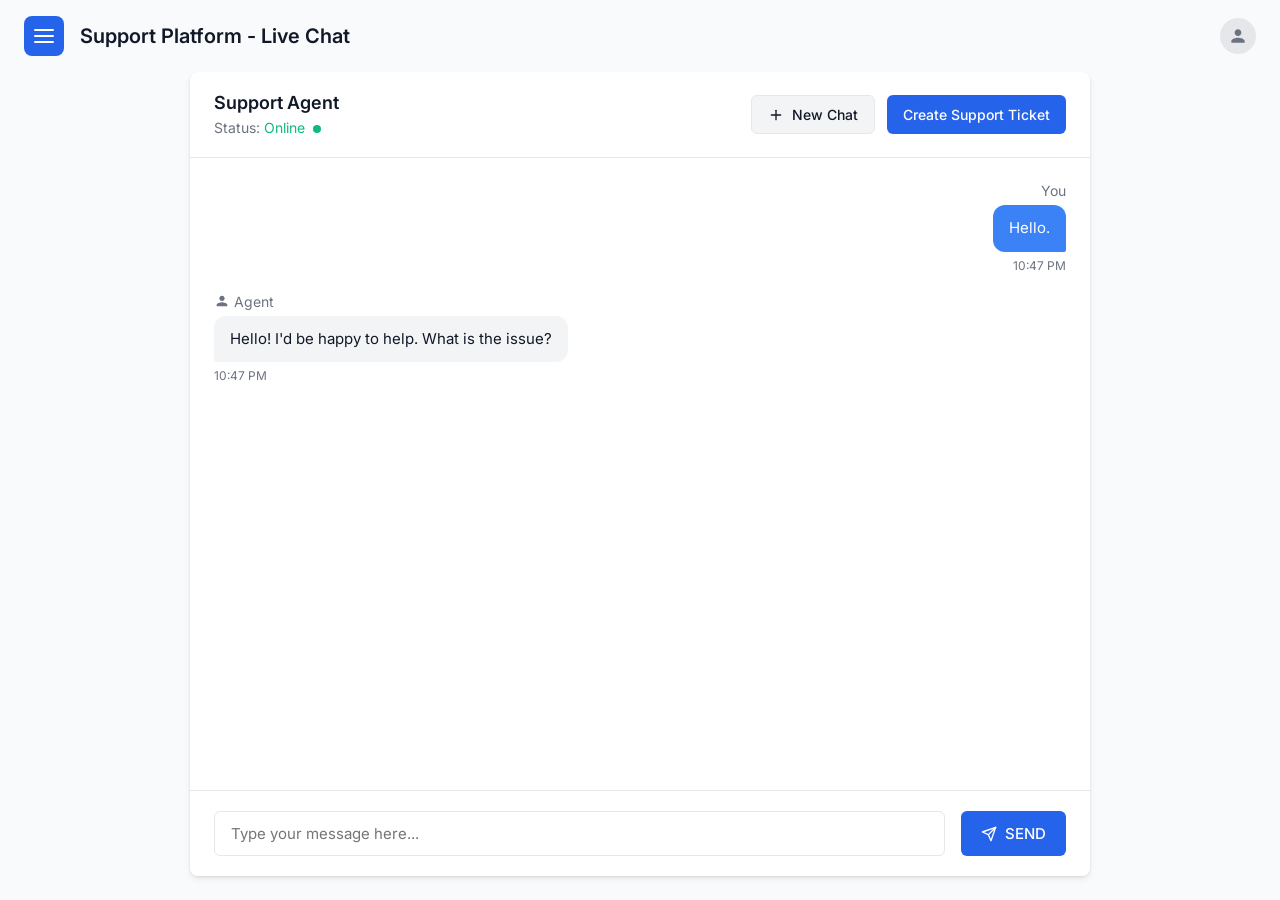
<file: customer-support-project/index.html>
<!DOCTYPE html>
<html lang="en">
<head>
    <meta charset="UTF-8">
    <meta name="viewport" content="width=device-width, initial-scale=1.0">
    <title>Support Platform - Live Chat</title>
    <link href="https://fonts.googleapis.com/css2?family=Inter:wght@400;500;600&display=swap" rel="stylesheet">
    <link rel="stylesheet" href="css/global.css">
    <link rel="stylesheet" href="css/chat.css">
    <link rel="shortcut icon" href="./assets/icons/logo (2).png" type="image/x-icon">
</head>
<!-- Ticket Creation Modal box -->
    <div class="modal-overlay" id="ticket-modal">
        <div class="modal-content">
            <div class="modal-header">
                <h2>Create Support Ticket</h2>
                <button class="close-btn" id="close-modal-btn"><svg width="20" height="20" viewBox="0 0 24 24" fill="none" stroke="currentColor" stroke-width="2"><line x1="18" y1="6" x2="6" y2="18"></line><line x1="6" y1="6" x2="18" y2="18"></line></svg></button>
            </div>
            <div id="ticket-success-msg" style="display:none; background:#10B981; color:white; padding:12px; border-radius:6px; margin-bottom:16px;"></div>
            <form id="ticket-form">
                <div class="form-group">
                    <label>Subject</label>
                    <input type="text" id="t-subject" placeholder="Brief summary of the issue">
                    <span class="error-msg">Please enter a subject.</span>
                </div>
                <div class="form-group">
                    <label>Category</label>
                    <select id="t-category">
                        <option value="">Select a category...</option>
                        <option value="Order Issue">Order Issue</option>
                        <option value="Payment">Payment</option>
                        <option value="Delivery">Delivery</option>
                        <option value="Refund">Refund</option>
                        <option value="Technical Support">Technical Support</option>
                    </select>
                    <span class="error-msg">Please select a category.</span>
                </div>
                <div class="form-group">
                    <label>Priority</label>
                    <select id="t-priority">
                        <option value="">Select priority...</option>
                        <option value="Low">Low</option>
                        <option value="Medium">Medium</option>
                        <option value="High">High</option>
                        <option value="Urgent">Urgent</option>
                    </select>
                    <span class="error-msg">Please select a priority.</span>
                </div>
                <div class="form-group">
                    <label>Description</label>
                    <textarea id="t-desc" rows="4" placeholder="Provide details here..."></textarea>
                    <span class="error-msg">Please complete all required fields.</span>
                </div>
                <button type="submit" class="btn-primary" style="width:100%; justify-content:center;">Submit Ticket</button>
            </form>
        </div>
    </div>
<body>
    <!-- Sidebar Overlay -->
    <div class="sidebar-overlay" id="sidebar-overlay"></div>

    <!-- Side Navigation Menu -->
    <aside class="sidebar" id="sidebar">
        <div class="sidebar-header">
            <h2>Support Platform</h2>
            <button class="close-btn" id="close-sidebar-btn" aria-label="Close Menu">
                <svg width="24" height="24" viewBox="0 0 24 24" fill="none" stroke="currentColor" stroke-width="2" stroke-linecap="round" stroke-linejoin="round"><line x1="18" y1="6" x2="6" y2="18"></line><line x1="6" y1="6" x2="18" y2="18"></line></svg>
            </button>
        </div>

        <nav class="sidebar-nav">
            <a href="index.html" class="nav-item active">
                <svg width="20" height="20" viewBox="0 0 24 24" fill="none" stroke="currentColor" stroke-width="2"><path d="M21 15a2 2 0 0 1-2 2H7l-4 4V5a2 2 0 0 1 2-2h14a2 2 0 0 1 2 2z"></path></svg>
                Live Chat
            </a>
            <a href="dashboard.html" class="nav-item">
                <svg width="20" height="20" viewBox="0 0 24 24" fill="none" stroke="currentColor" stroke-width="2"><rect x="3" y="3" width="7" height="7"></rect><rect x="14" y="3" width="7" height="7"></rect><rect x="14" y="14" width="7" height="7"></rect><rect x="3" y="14" width="7" height="7"></rect></svg>
                Dashboard
            </a>
            <a href="tickets.html" class="nav-item">
                <svg width="20" height="20" viewBox="0 0 24 24" fill="none" stroke="currentColor" stroke-width="2"><path d="M14.5 2H6a2 2 0 0 0-2 2v16a2 2 0 0 0 2 2h12a2 2 0 0 0 2-2V7.5L14.5 2z"></path><polyline points="14 2 14 8 20 8"></polyline></svg>
                My Tickets
            </a>
            <a href="history.html" class="nav-item">
                <svg width="20" height="20" viewBox="0 0 24 24" fill="none" stroke="currentColor" stroke-width="2"><path d="M12 8v4l3 3"></path><path d="M3.05 11a9 9 0 1 1 .5 4m-.5 5v-5h5"></path></svg>
                Conversation History
            </a>
            <a href="faq.html" class="nav-item">
                <svg width="20" height="20" viewBox="0 0 24 24" fill="none" stroke="currentColor" stroke-width="2"><circle cx="12" cy="12" r="10"></circle><path d="M9.09 9a3 3 0 0 1 5.83 1c0 2-3 3-3 3"></path><line x1="12" y1="17" x2="12.01" y2="17"></line></svg>
                FAQ
            </a>
            <a href="profile.html" class="nav-item">
                <svg width="20" height="20" viewBox="0 0 24 24" fill="none" stroke="currentColor" stroke-width="2"><path d="M20 21v-2a4 4 0 0 0-4-4H8a4 4 0 0 0-4 4v2"></path><circle cx="12" cy="7" r="4"></circle></svg>
                Profile
            </a>
        </nav>
        
        <div class="sidebar-footer">
            <span class="version-text">Version 1.0.1</span>
        </div>
    </aside>
    <!-- Top Global Navigation -->
    <header class="top-nav">
        <div class="nav-left">
            <button class="menu-btn" aria-label="Menu">
                <svg width="24" height="24" viewBox="0 0 24 24" fill="none" stroke="currentColor" stroke-width="2" stroke-linecap="round" stroke-linejoin="round"><line x1="3" y1="12" x2="21" y2="12"></line><line x1="3" y1="6" x2="21" y2="6"></line><line x1="3" y1="18" x2="21" y2="18"></line></svg>
            </button>
            <h1 class="page-title">Support Platform - Live Chat</h1>
        </div>
        <div class="nav-right" style="position: relative;">
            <button class="profile-btn" id="profile-toggle-btn" aria-label="Profile">
                <svg width="20" height="20" viewBox="0 0 24 24" fill="currentColor"><path d="M12 12c2.21 0 4-1.79 4-4s-1.79-4-4-4-4 1.79-4 4 1.79 4 4 4zm0 2c-2.67 0-8 1.34-8 4v2h16v-2c0-2.66-5.33-4-8-4z"/></svg>
            </button>
            
            <!-- Profile Dropdown -->
            <div class="profile-dropdown" id="profile-dropdown">
                <span class="info-label">Name:</span><h3 class="profile-name">Jane Doe</h3>
                
                <div class="profile-info-group">
                    <span class="info-label">Phone:</span>
                    <span class="info-value">+1 (555) 123-4567</span>
                </div>
                
                <div class="profile-info-group">
                    <span class="info-label">Email:</span>
                    <span class="info-value">jane.doe@example.com</span>
                </div>
                
                <div class="profile-info-group">
                    <span class="info-label">Customer ID:</span>
                    <span class="info-value mono-text">CUST-90210</span>
                </div>
                
                <a href="profile.html" class="btn-primary edit-profile-btn">
                    Edit Profile 
                    <svg width="16" height="16" viewBox="0 0 24 24" fill="none" stroke="currentColor" stroke-width="2" stroke-linecap="round" stroke-linejoin="round"><polyline points="9 18 15 12 9 6"></polyline></svg>
                </a>
            </div>
        </div>
    </header>

    <!-- Main Chat Interface -->
    <main class="chat-layout">
        <div class="chat-container">
            
            <!-- Chat Header -->
            <div class="chat-header">
                <div class="chat-status-info">
                    <h2>Support Agent</h2>
                    <span class="status-indicator">Status: <span class="online-text">Online</span> <span class="dot"></span></span>
                </div>
                <div class="header-actions" style="display: flex; gap: 12px;">
                    <button class="btn-secondary" id="new-chat-btn">
                        <svg width="16" height="16" viewBox="0 0 24 24" fill="none" stroke="currentColor" stroke-width="2" stroke-linecap="round" stroke-linejoin="round"><line x1="12" y1="5" x2="12" y2="19"></line><line x1="5" y1="12" x2="19" y2="12"></line></svg>
                        New Chat
                    </button>
                    <button class="btn-primary create-ticket-btn">Create Support Ticket</button>
                </div>
            </div>

            <!-- Scrollable Messages Area -->
            <div class="chat-messages" id="chat-messages">
                
                <!-- Customer Message -->
                <div class="message-group customer-group">
                    <span class="sender-name you">You</span>
                    <div class="message bubble customer">
                        Hello.
                    </div>
                    <span class="timestamp">10:41 AM</span>
                </div>

                <!-- Agent Message -->
                <div class="message-group agent-group">
                    <span class="sender-name">
                        <svg width="16" height="16" viewBox="0 0 24 24" fill="currentColor" style="margin-right: 4px;"><path d="M12 12c2.21 0 4-1.79 4-4s-1.79-4-4-4-4 1.79-4 4 1.79 4 4 4zm0 2c-2.67 0-8 1.34-8 4v2h16v-2c0-2.66-5.33-4-8-4z"/></svg>
                        Agent
                    </span>
                    <div class="message bubble agent">
                        Hello! I'd be happy to help. What is the issue?
                    </div>
                    <span class="timestamp">10:42 AM</span>
                </div>

                <!-- Customer Message -->
                <div class="message-group customer-group">
                    <span class="sender-name you">You</span>
                    <div class="message bubble customer">
                        I can't see the 'Cancel' button.
                    </div>
                    <span class="timestamp">10:43 AM</span>
                </div>

                <!-- Typing Indicator -->
                <div class="typing-indicator">
                    Support is typing... <span class="dots"></span>
                </div>
            </div>

            <!-- Fixed Input Area -->
            <div class="chat-input-area">
                <input type="text" id="chat-input" placeholder="Type your message here..." autocomplete="off">
                <button class="btn-primary send-btn" id="send-btn">
                    <svg width="16" height="16" viewBox="0 0 24 24" fill="none" stroke="currentColor" stroke-width="2" stroke-linecap="round" stroke-linejoin="round"><line x1="22" y1="2" x2="11" y2="13"></line><polygon points="22 2 15 22 11 13 2 9 22 2"></polygon></svg>
                    <span class="send-btn-text">SEND</span>
                </button>
            </div>

        </div>
    </main>
    <script src="js/store.js"></script>
    <script src="js/chat.js"></script>
</body>
</html>
</file>
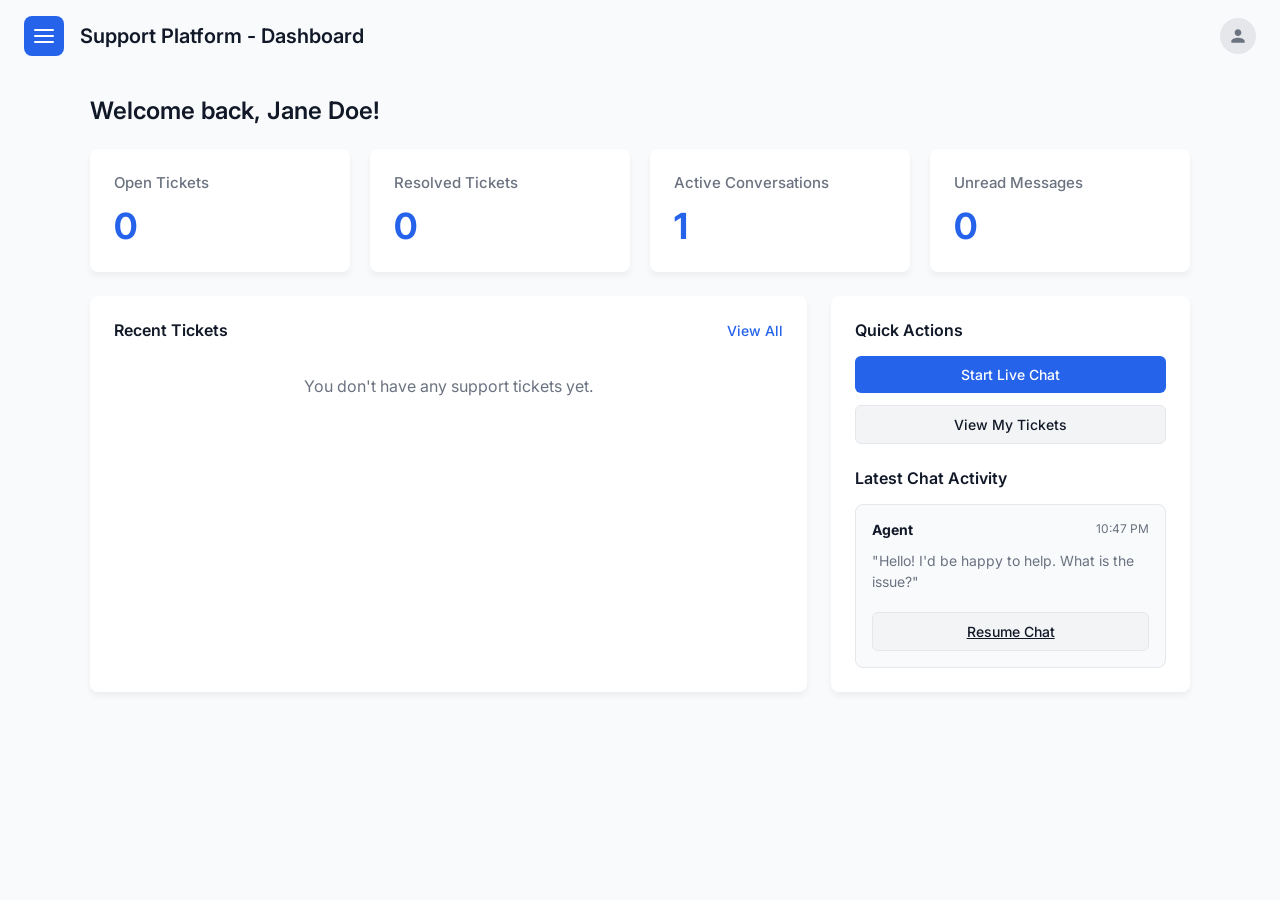
<file: customer-support-project/dashboard.html>
<!DOCTYPE html>
<html lang="en">
<head>
    <meta charset="UTF-8">
    <meta name="viewport" content="width=device-width, initial-scale=1.0">
    <title>Support Platform - Dashboard</title>
    <link href="https://fonts.googleapis.com/css2?family=Inter:wght@400;500;600&display=swap" rel="stylesheet">
    <link rel="stylesheet" href="css/global.css">
    <link rel="stylesheet" href="css/dashboard.css">
    <link rel="shortcut icon" href="./assets/icons/logo (2).png" type="image/x-icon">
</head>
<body>
    <!-- Sidebar Overlay -->
    <div class="sidebar-overlay" id="sidebar-overlay"></div>

    <!-- Side Navigation Menu -->
    <aside class="sidebar" id="sidebar">
        <div class="sidebar-header">
            <h2>Support Platform</h2>
            <button class="close-btn" id="close-sidebar-btn" aria-label="Close Menu">
                <svg width="24" height="24" viewBox="0 0 24 24" fill="none" stroke="currentColor" stroke-width="2" stroke-linecap="round" stroke-linejoin="round"><line x1="18" y1="6" x2="6" y2="18"></line><line x1="6" y1="6" x2="18" y2="18"></line></svg>
            </button>
        </div>

        <nav class="sidebar-nav">
            <a href="index.html" class="nav-item">
                <svg width="20" height="20" viewBox="0 0 24 24" fill="none" stroke="currentColor" stroke-width="2"><path d="M21 15a2 2 0 0 1-2 2H7l-4 4V5a2 2 0 0 1 2-2h14a2 2 0 0 1 2 2z"></path></svg>
                Live Chat
            </a>
            <a href="dashboard.html" class="nav-item active">
                <svg width="20" height="20" viewBox="0 0 24 24" fill="none" stroke="currentColor" stroke-width="2"><rect x="3" y="3" width="7" height="7"></rect><rect x="14" y="3" width="7" height="7"></rect><rect x="14" y="14" width="7" height="7"></rect><rect x="3" y="14" width="7" height="7"></rect></svg>
                Dashboard
            </a>
            <a href="tickets.html" class="nav-item">
                <svg width="20" height="20" viewBox="0 0 24 24" fill="none" stroke="currentColor" stroke-width="2"><path d="M14.5 2H6a2 2 0 0 0-2 2v16a2 2 0 0 0 2 2h12a2 2 0 0 0 2-2V7.5L14.5 2z"></path><polyline points="14 2 14 8 20 8"></polyline></svg>
                My Tickets
            </a>
            <a href="history.html" class="nav-item">
                <svg width="20" height="20" viewBox="0 0 24 24" fill="none" stroke="currentColor" stroke-width="2"><path d="M12 8v4l3 3"></path><path d="M3.05 11a9 9 0 1 1 .5 4m-.5 5v-5h5"></path></svg>
                Conversation History
            </a>
            <a href="faq.html" class="nav-item">
                <svg width="20" height="20" viewBox="0 0 24 24" fill="none" stroke="currentColor" stroke-width="2"><circle cx="12" cy="12" r="10"></circle><path d="M9.09 9a3 3 0 0 1 5.83 1c0 2-3 3-3 3"></path><line x1="12" y1="17" x2="12.01" y2="17"></line></svg>
                FAQ
            </a>
            <a href="profile.html" class="nav-item">
                <svg width="20" height="20" viewBox="0 0 24 24" fill="none" stroke="currentColor" stroke-width="2"><path d="M20 21v-2a4 4 0 0 0-4-4H8a4 4 0 0 0-4 4v2"></path><circle cx="12" cy="7" r="4"></circle></svg>
                Profile
            </a>
        </nav>

        <div class="sidebar-footer">
            <span class="version-text">Version 1.0.1</span>
        </div>
    </aside>

    <!-- Top Global Navigation -->
    <header class="top-nav">
        <div class="nav-left">
            <button class="menu-btn" aria-label="Menu">
                <svg width="24" height="24" viewBox="0 0 24 24" fill="none" stroke="currentColor" stroke-width="2" stroke-linecap="round" stroke-linejoin="round"><line x1="3" y1="12" x2="21" y2="12"></line><line x1="3" y1="6" x2="21" y2="6"></line><line x1="3" y1="18" x2="21" y2="18"></line></svg>
            </button>
            <h1 class="page-title">Support Platform - Dashboard</h1>
        </div>
        <div class="nav-right" style="position: relative;">
            <button class="profile-btn" id="profile-toggle-btn" aria-label="Profile">
                <svg width="20" height="20" viewBox="0 0 24 24" fill="currentColor"><path d="M12 12c2.21 0 4-1.79 4-4s-1.79-4-4-4-4 1.79-4 4 1.79 4 4 4zm0 2c-2.67 0-8 1.34-8 4v2h16v-2c0-2.66-5.33-4-8-4z"/></svg>
            </button>
            
            <!-- Profile Dropdown -->
            <div class="profile-dropdown" id="profile-dropdown">
                <span class="info-label">Name:</span><h3 class="profile-name"></h3>
                <div class="profile-info-group">
                    <span class="info-label">Phone:</span>
                    <span class="info-value"></span>
                </div>
                <div class="profile-info-group">
                    <span class="info-label">Email:</span>
                    <span class="info-value"></span>
                </div>
                <div class="profile-info-group">
                    <span class="info-label">Customer ID:</span>
                    <span class="info-value mono-text"></span>
                </div>
                <a href="profile.html" class="btn-primary edit-profile-btn">
                    Edit Profile 
                    <svg width="16" height="16" viewBox="0 0 24 24" fill="none" stroke="currentColor" stroke-width="2" stroke-linecap="round" stroke-linejoin="round"><polyline points="9 18 15 12 9 6"></polyline></svg>
                </a>
            </div>
        </div>
    </header>

    <main class="dashboard-layout">
        <div class="dashboard-container">
            <h2 class="welcome-text">Welcome back, <span id="dash-user-name">Customer</span>!</h2>
            
            <!-- Statistics Grid -->
            <div class="stats-grid">
                <div class="stat-card">
                    <h3>Open Tickets</h3>
                    <div class="stat-number" id="stat-open-tickets">0</div>
                </div>
                <div class="stat-card">
                    <h3>Resolved Tickets</h3>
                    <div class="stat-number" id="stat-resolved-tickets">0</div>
                </div>
                <div class="stat-card">
                    <h3>Active Conversations</h3>
                    <div class="stat-number" id="stat-conversations">0</div>
                </div>
                <div class="stat-card">
                    <h3>Unread Messages</h3>
                    <div class="stat-number" id="stat-unread">0</div>
                </div>
            </div>

            <!-- Lower Section -->
            <div class="dashboard-sections">
                <!-- Recent Tickets -->
                <div class="dash-section tickets-section">
                    <div class="section-header">
                        <h3>Recent Tickets</h3>
                        <a href="tickets.html" class="view-all-link">View All</a>
                    </div>
                    <div id="recent-tickets-list" class="recent-list">
                        <!-- Populated by JS -->
                    </div>
                </div>

                <!-- Quick Actions & Chat -->
                <div class="dash-section actions-section">
                    <div class="section-header">
                        <h3>Quick Actions</h3>
                    </div>
                    <div class="quick-actions-grid">
                        <a href="index.html" class="btn-primary" style="justify-content: center; text-decoration: none;">Start Live Chat</a>
                        <a href="tickets.html" class="btn-secondary" style="justify-content: center; text-decoration: none">View My Tickets</a>
                    </div>

                    <div class="section-header" style="margin-top: 24px;">
                        <h3>Latest Chat Activity</h3>
                    </div>
                    <div id="recent-chat-card" class="recent-chat-card">
                        <!-- Populated by JS -->
                    </div>
                </div>
            </div>
        </div>
    </main>

    <script src="js/store.js"></script>
    <script src="js/dashboard.js"></script>
</body>
</html>
</file>
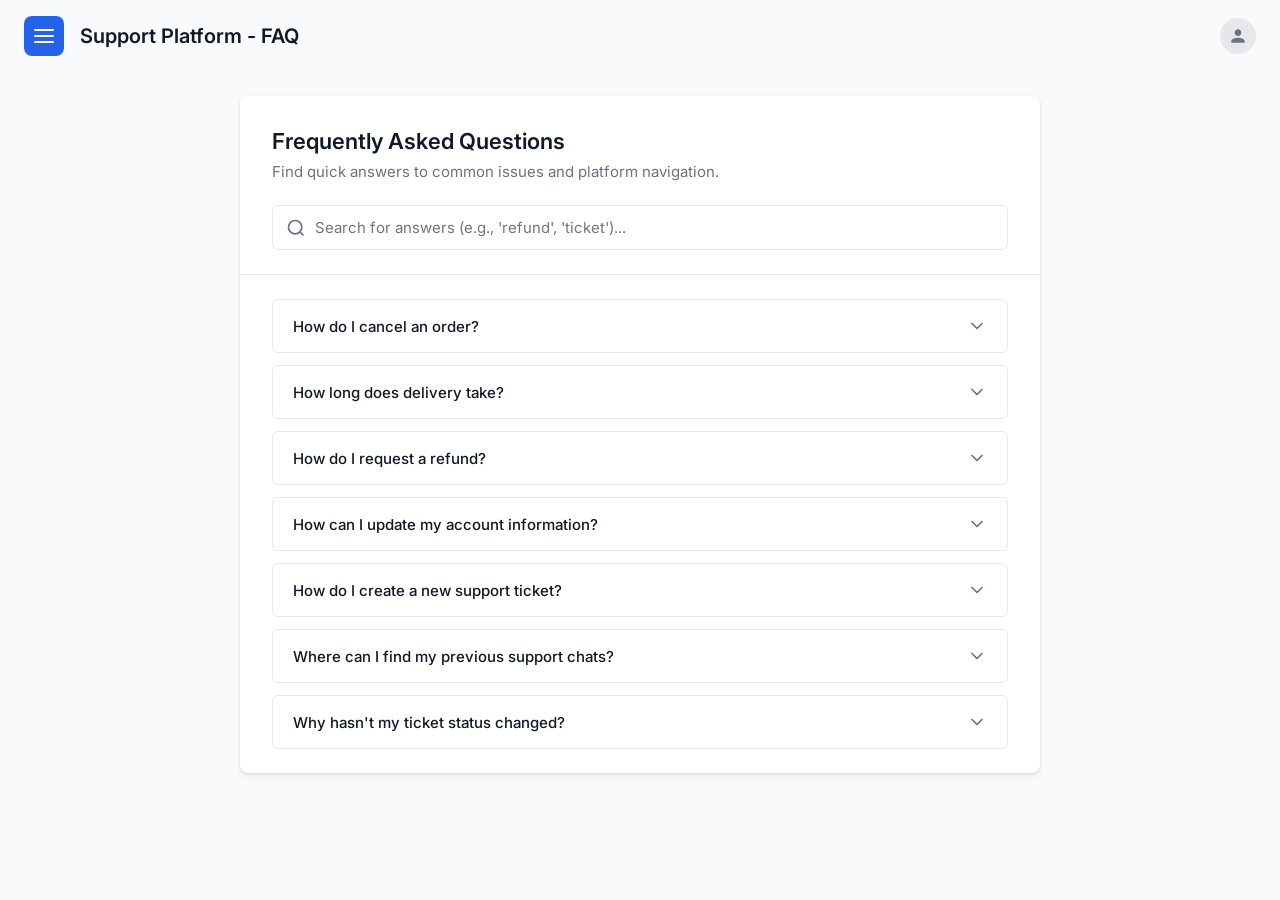
<file: customer-support-project/faq.html>
<!DOCTYPE html>
<html lang="en">
<head>
    <meta charset="UTF-8">
    <meta name="viewport" content="width=device-width, initial-scale=1.0">
    <title>Support Platform - FAQ</title>
    <link href="https://fonts.googleapis.com/css2?family=Inter:wght@400;500;600&display=swap" rel="stylesheet">
    <link rel="stylesheet" href="css/global.css">
    <link rel="stylesheet" href="css/faq.css">
    <link rel="shortcut icon" href="./assets/icons/logo (2).png" type="image/x-icon">
</head>
<body>
    <!-- Sidebar Overlay -->
    <div class="sidebar-overlay" id="sidebar-overlay"></div>

    <!-- Side Navigation Menu -->
    <aside class="sidebar" id="sidebar">
        <div class="sidebar-header">
            <h2>Support Platform</h2>
            <button class="close-btn" id="close-sidebar-btn" aria-label="Close Menu">
                <svg width="24" height="24" viewBox="0 0 24 24" fill="none" stroke="currentColor" stroke-width="2" stroke-linecap="round" stroke-linejoin="round"><line x1="18" y1="6" x2="6" y2="18"></line><line x1="6" y1="6" x2="18" y2="18"></line></svg>
            </button>
        </div>

        <nav class="sidebar-nav">
            <a href="index.html" class="nav-item">
                <svg width="20" height="20" viewBox="0 0 24 24" fill="none" stroke="currentColor" stroke-width="2"><path d="M21 15a2 2 0 0 1-2 2H7l-4 4V5a2 2 0 0 1 2-2h14a2 2 0 0 1 2 2z"></path></svg>
                Live Chat
            </a>
            <a href="dashboard.html" class="nav-item">
                <svg width="20" height="20" viewBox="0 0 24 24" fill="none" stroke="currentColor" stroke-width="2"><rect x="3" y="3" width="7" height="7"></rect><rect x="14" y="3" width="7" height="7"></rect><rect x="14" y="14" width="7" height="7"></rect><rect x="3" y="14" width="7" height="7"></rect></svg>
                Dashboard
            </a>
            <a href="tickets.html" class="nav-item">
                <svg width="20" height="20" viewBox="0 0 24 24" fill="none" stroke="currentColor" stroke-width="2"><path d="M14.5 2H6a2 2 0 0 0-2 2v16a2 2 0 0 0 2 2h12a2 2 0 0 0 2-2V7.5L14.5 2z"></path><polyline points="14 2 14 8 20 8"></polyline></svg>
                My Tickets
            </a>
            <a href="history.html" class="nav-item">
                <svg width="20" height="20" viewBox="0 0 24 24" fill="none" stroke="currentColor" stroke-width="2"><path d="M12 8v4l3 3"></path><path d="M3.05 11a9 9 0 1 1 .5 4m-.5 5v-5h5"></path></svg>
                Conversation History
            </a>
            <a href="faq.html" class="nav-item active">
                <svg width="20" height="20" viewBox="0 0 24 24" fill="none" stroke="currentColor" stroke-width="2"><circle cx="12" cy="12" r="10"></circle><path d="M9.09 9a3 3 0 0 1 5.83 1c0 2-3 3-3 3"></path><line x1="12" y1="17" x2="12.01" y2="17"></line></svg>
                FAQ
            </a>
            <a href="profile.html" class="nav-item">
                <svg width="20" height="20" viewBox="0 0 24 24" fill="none" stroke="currentColor" stroke-width="2"><path d="M20 21v-2a4 4 0 0 0-4-4H8a4 4 0 0 0-4 4v2"></path><circle cx="12" cy="7" r="4"></circle></svg>
                Profile
            </a>
        </nav>

        <div class="sidebar-footer">
            <span class="version-text">Version 1.0.1</span>
        </div>
    </aside>

    <!-- Top Global Navigation -->
    <header class="top-nav">
        <div class="nav-left">
            <button class="menu-btn" aria-label="Menu">
                <svg width="24" height="24" viewBox="0 0 24 24" fill="none" stroke="currentColor" stroke-width="2" stroke-linecap="round" stroke-linejoin="round"><line x1="3" y1="12" x2="21" y2="12"></line><line x1="3" y1="6" x2="21" y2="6"></line><line x1="3" y1="18" x2="21" y2="18"></line></svg>
            </button>
            <h1 class="page-title">Support Platform - FAQ</h1>
        </div>
        <div class="nav-right" style="position: relative;">
            <button class="profile-btn" id="profile-toggle-btn" aria-label="Profile">
                <svg width="20" height="20" viewBox="0 0 24 24" fill="currentColor"><path d="M12 12c2.21 0 4-1.79 4-4s-1.79-4-4-4-4 1.79-4 4 1.79 4 4 4zm0 2c-2.67 0-8 1.34-8 4v2h16v-2c0-2.66-5.33-4-8-4z"/></svg>
            </button>
            
            <!-- Profile Dropdown -->
            <div class="profile-dropdown" id="profile-dropdown">
                <span class="info-label">Name:</span><h3 class="profile-name">Jane Doe</h3>
                <div class="profile-info-group">
                    <span class="info-label">Phone:</span>
                    <span class="info-value">+1 (555) 123-4567</span>
                </div>
                <div class="profile-info-group">
                    <span class="info-label">Email:</span>
                    <span class="info-value">jane.doe@example.com</span>
                </div>
                <div class="profile-info-group">
                    <span class="info-label">Customer ID:</span>
                    <span class="info-value mono-text">CUST-90210</span>
                </div>
                <a href="profile.html" class="btn-primary edit-profile-btn">
                    Edit Profile 
                    <svg width="16" height="16" viewBox="0 0 24 24" fill="none" stroke="currentColor" stroke-width="2" stroke-linecap="round" stroke-linejoin="round"><polyline points="9 18 15 12 9 6"></polyline></svg>
                </a>
            </div>
        </div>
    </header>

    <main class="faq-layout">
        <div class="faq-container">
            <div class="faq-header">
                <h2>Frequently Asked Questions</h2>
                <p class="subtitle">Find quick answers to common issues and platform navigation.</p>
                
                <div class="search-bar-container">
                    <svg width="20" height="20" viewBox="0 0 24 24" fill="none" stroke="currentColor" stroke-width="2" class="search-icon"><circle cx="11" cy="11" r="8"></circle><line x1="21" y1="21" x2="16.65" y2="16.65"></line></svg>
                    <input type="text" id="faq-search" placeholder="Search for answers (e.g., 'refund', 'ticket')...">
                </div>
            </div>

            <div class="faq-list" id="faq-list">
                <!-- FAQ Accordion Items rendered by JavaScript -->
            </div>
        </div>
    </main>

    <script src="js/store.js"></script>
    <script src="js/faq.js"></script>
</body>
</html>
</file>
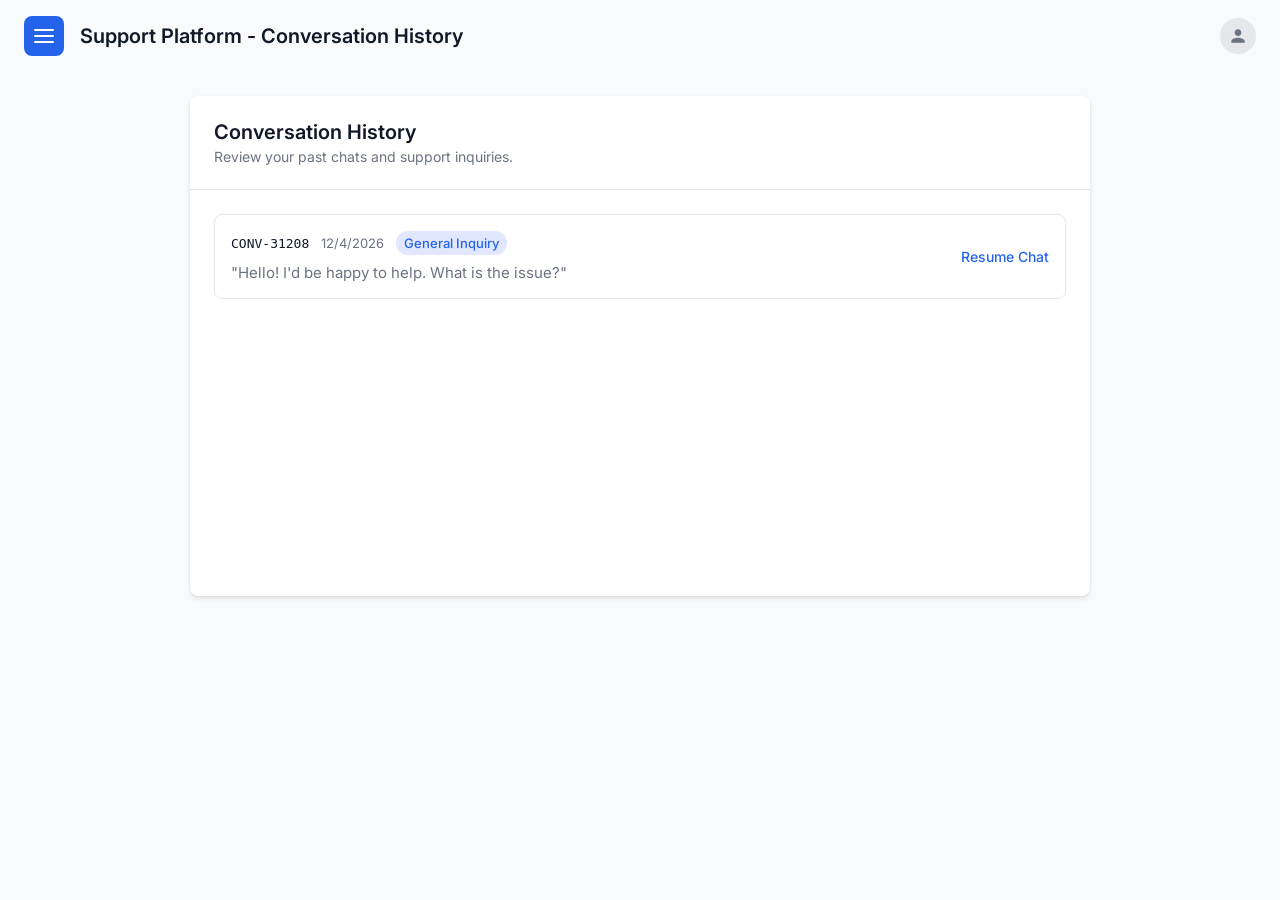
<file: customer-support-project/history.html>
<!DOCTYPE html>
<html lang="en">
<head>
    <meta charset="UTF-8">
    <meta name="viewport" content="width=device-width, initial-scale=1.0">
    <title>Support Platform - Conversation History</title>
    <link href="https://fonts.googleapis.com/css2?family=Inter:wght@400;500;600&display=swap" rel="stylesheet">
    <link rel="stylesheet" href="css/global.css">
    <link rel="stylesheet" href="css/history.css">
    <link rel="shortcut icon" href="./assets/icons/logo (2).png" type="image/x-icon">
</head>
<body>
    <!-- Sidebar Overlay -->
    <div class="sidebar-overlay" id="sidebar-overlay"></div>

    <!-- Side Navigation Menu -->
    <aside class="sidebar" id="sidebar">
        <div class="sidebar-header">
            <h2>Support Platform</h2>
            <button class="close-btn" id="close-sidebar-btn" aria-label="Close Menu">
                <svg width="24" height="24" viewBox="0 0 24 24" fill="none" stroke="currentColor" stroke-width="2" stroke-linecap="round" stroke-linejoin="round"><line x1="18" y1="6" x2="6" y2="18"></line><line x1="6" y1="6" x2="18" y2="18"></line></svg>
            </button>
        </div>

        <nav class="sidebar-nav">
            <a href="index.html" class="nav-item">
                <svg width="20" height="20" viewBox="0 0 24 24" fill="none" stroke="currentColor" stroke-width="2"><path d="M21 15a2 2 0 0 1-2 2H7l-4 4V5a2 2 0 0 1 2-2h14a2 2 0 0 1 2 2z"></path></svg>
                Live Chat
            </a>
            <a href="dashboard.html" class="nav-item">
                <svg width="20" height="20" viewBox="0 0 24 24" fill="none" stroke="currentColor" stroke-width="2"><rect x="3" y="3" width="7" height="7"></rect><rect x="14" y="3" width="7" height="7"></rect><rect x="14" y="14" width="7" height="7"></rect><rect x="3" y="14" width="7" height="7"></rect></svg>
                Dashboard
            </a>
            <a href="tickets.html" class="nav-item">
                <svg width="20" height="20" viewBox="0 0 24 24" fill="none" stroke="currentColor" stroke-width="2"><path d="M14.5 2H6a2 2 0 0 0-2 2v16a2 2 0 0 0 2 2h12a2 2 0 0 0 2-2V7.5L14.5 2z"></path><polyline points="14 2 14 8 20 8"></polyline></svg>
                My Tickets
            </a>
            <a href="history.html" class="nav-item active">
                <svg width="20" height="20" viewBox="0 0 24 24" fill="none" stroke="currentColor" stroke-width="2"><path d="M12 8v4l3 3"></path><path d="M3.05 11a9 9 0 1 1 .5 4m-.5 5v-5h5"></path></svg>
                Conversation History
            </a>
            <a href="faq.html" class="nav-item">
                <svg width="20" height="20" viewBox="0 0 24 24" fill="none" stroke="currentColor" stroke-width="2"><circle cx="12" cy="12" r="10"></circle><path d="M9.09 9a3 3 0 0 1 5.83 1c0 2-3 3-3 3"></path><line x1="12" y1="17" x2="12.01" y2="17"></line></svg>
                FAQ
            </a>
            <a href="profile.html" class="nav-item">
                <svg width="20" height="20" viewBox="0 0 24 24" fill="none" stroke="currentColor" stroke-width="2"><path d="M20 21v-2a4 4 0 0 0-4-4H8a4 4 0 0 0-4 4v2"></path><circle cx="12" cy="7" r="4"></circle></svg>
                Profile
            </a>
        </nav>

        <div class="sidebar-footer">
            <span class="version-text">Version 1.0.1</span>
        </div>
    </aside>
    <!-- Top Global Navigation -->
    <header class="top-nav">
        <div class="nav-left">
            <button class="menu-btn" aria-label="Menu">
                <svg width="24" height="24" viewBox="0 0 24 24" fill="none" stroke="currentColor" stroke-width="2" stroke-linecap="round" stroke-linejoin="round"><line x1="3" y1="12" x2="21" y2="12"></line><line x1="3" y1="6" x2="21" y2="6"></line><line x1="3" y1="18" x2="21" y2="18"></line></svg>
            </button>
            <h1 class="page-title">Support Platform - Conversation History</h1>
        </div>
        <div class="nav-right" style="position: relative;">
            <button class="profile-btn" id="profile-toggle-btn" aria-label="Profile">
                <svg width="20" height="20" viewBox="0 0 24 24" fill="currentColor"><path d="M12 12c2.21 0 4-1.79 4-4s-1.79-4-4-4-4 1.79-4 4 1.79 4 4 4zm0 2c-2.67 0-8 1.34-8 4v2h16v-2c0-2.66-5.33-4-8-4z"/></svg>
            </button>
            
            <!-- Profile Dropdown -->
            <div class="profile-dropdown" id="profile-dropdown">
                <span class="info-label">Name:</span><h3 class="profile-name">Jane Doe</h3>
                
                <div class="profile-info-group">
                    <span class="info-label">Phone:</span>
                    <span class="info-value">+1 (555) 123-4567</span>
                </div>
                
                <div class="profile-info-group">
                    <span class="info-label">Email:</span>
                    <span class="info-value">jane.doe@example.com</span>
                </div>
                
                <div class="profile-info-group">
                    <span class="info-label">Customer ID:</span>
                    <span class="info-value mono-text">CUST-90210</span>
                </div>
                
                <a href="profile.html" class="btn-primary edit-profile-btn">
                    Edit Profile 
                    <svg width="16" height="16" viewBox="0 0 24 24" fill="none" stroke="currentColor" stroke-width="2" stroke-linecap="round" stroke-linejoin="round"><polyline points="9 18 15 12 9 6"></polyline></svg>
                </a>
            </div>
        </div>
    </header>

    <main class="history-layout">
        <div class="history-container">
            <div class="history-header">
                <h2>Conversation History</h2>
                <p class="subtitle">Review your past chats and support inquiries.</p>
            </div>

            <div class="history-list" id="history-list">
                <!-- History cards will be generated here by history.js -->
            </div>
        </div>
    </main>

    <script src="js/store.js"></script>
    <script src="js/history.js"></script>
</body>
</html>
</file>
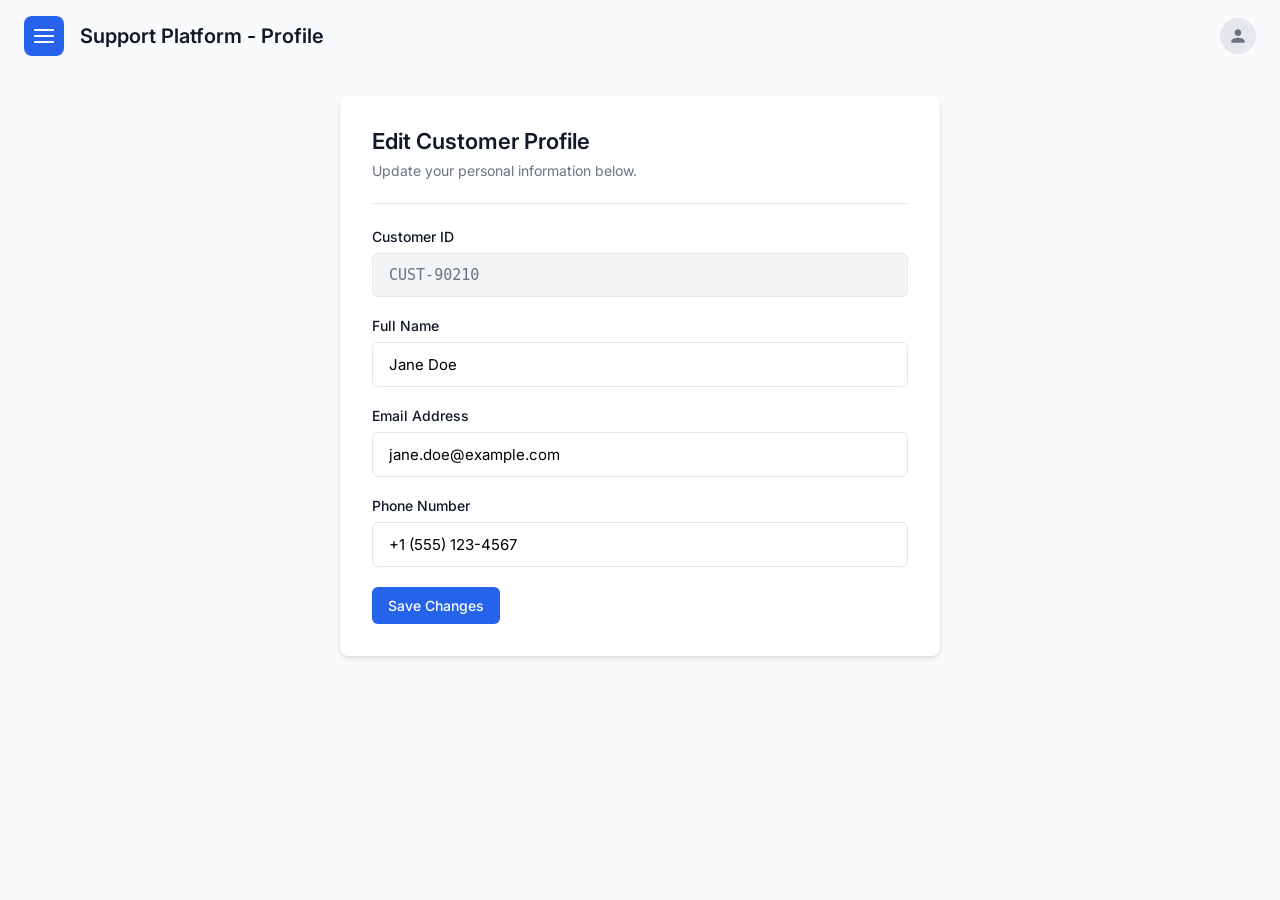
<file: customer-support-project/profile.html>
<!DOCTYPE html>
<html lang="en">
<head>
    <meta charset="UTF-8">
    <meta name="viewport" content="width=device-width, initial-scale=1.0">
    <title>Support Platform - Profile</title>
    <link href="https://fonts.googleapis.com/css2?family=Inter:wght@400;500;600&display=swap" rel="stylesheet">
    <link rel="stylesheet" href="css/global.css">
    <link rel="stylesheet" href="css/profile.css">
    <link rel="shortcut icon" href="./assets/icons/logo (2).png" type="image/x-icon">
</head>
<body>
    <!-- Sidebar Overlay -->
    <div class="sidebar-overlay" id="sidebar-overlay"></div>

    <!-- Side Navigation Menu -->
    <aside class="sidebar" id="sidebar">
        <div class="sidebar-header">
            <h2>Support Platform</h2>
            <button class="close-btn" id="close-sidebar-btn" aria-label="Close Menu">
                <svg width="24" height="24" viewBox="0 0 24 24" fill="none" stroke="currentColor" stroke-width="2" stroke-linecap="round" stroke-linejoin="round"><line x1="18" y1="6" x2="6" y2="18"></line><line x1="6" y1="6" x2="18" y2="18"></line></svg>
            </button>
        </div>

        <nav class="sidebar-nav">
            <a href="index.html" class="nav-item">
                <svg width="20" height="20" viewBox="0 0 24 24" fill="none" stroke="currentColor" stroke-width="2"><path d="M21 15a2 2 0 0 1-2 2H7l-4 4V5a2 2 0 0 1 2-2h14a2 2 0 0 1 2 2z"></path></svg>
                Live Chat
            </a>
            <a href="dashboard.html" class="nav-item">
                <svg width="20" height="20" viewBox="0 0 24 24" fill="none" stroke="currentColor" stroke-width="2"><rect x="3" y="3" width="7" height="7"></rect><rect x="14" y="3" width="7" height="7"></rect><rect x="14" y="14" width="7" height="7"></rect><rect x="3" y="14" width="7" height="7"></rect></svg>
                Dashboard
            </a>
            <a href="tickets.html" class="nav-item">
                <svg width="20" height="20" viewBox="0 0 24 24" fill="none" stroke="currentColor" stroke-width="2"><path d="M14.5 2H6a2 2 0 0 0-2 2v16a2 2 0 0 0 2 2h12a2 2 0 0 0 2-2V7.5L14.5 2z"></path><polyline points="14 2 14 8 20 8"></polyline></svg>
                My Tickets
            </a>
            <a href="history.html" class="nav-item">
                <svg width="20" height="20" viewBox="0 0 24 24" fill="none" stroke="currentColor" stroke-width="2"><path d="M12 8v4l3 3"></path><path d="M3.05 11a9 9 0 1 1 .5 4m-.5 5v-5h5"></path></svg>
                Conversation History
            </a>
            <a href="faq.html" class="nav-item">
                <svg width="20" height="20" viewBox="0 0 24 24" fill="none" stroke="currentColor" stroke-width="2"><circle cx="12" cy="12" r="10"></circle><path d="M9.09 9a3 3 0 0 1 5.83 1c0 2-3 3-3 3"></path><line x1="12" y1="17" x2="12.01" y2="17"></line></svg>
                FAQ
            </a>
            <a href="profile.html" class="nav-item active">
                <svg width="20" height="20" viewBox="0 0 24 24" fill="none" stroke="currentColor" stroke-width="2"><path d="M20 21v-2a4 4 0 0 0-4-4H8a4 4 0 0 0-4 4v2"></path><circle cx="12" cy="7" r="4"></circle></svg>
                Profile
            </a>
        </nav>

        <div class="sidebar-footer">
            <span class="version-text">Version 1.0.1</span>
        </div>
    </aside>

    <!-- Top Global Navigation -->
    <header class="top-nav">
        <div class="nav-left">
            <button class="menu-btn" aria-label="Menu">
                <svg width="24" height="24" viewBox="0 0 24 24" fill="none" stroke="currentColor" stroke-width="2" stroke-linecap="round" stroke-linejoin="round"><line x1="3" y1="12" x2="21" y2="12"></line><line x1="3" y1="6" x2="21" y2="6"></line><line x1="3" y1="18" x2="21" y2="18"></line></svg>
            </button>
            <h1 class="page-title">Support Platform - Profile</h1>
        </div>
        <div class="nav-right" style="position: relative;">
            <button class="profile-btn" id="profile-toggle-btn" aria-label="Profile">
                <svg width="20" height="20" viewBox="0 0 24 24" fill="currentColor"><path d="M12 12c2.21 0 4-1.79 4-4s-1.79-4-4-4-4 1.79-4 4 1.79 4 4 4zm0 2c-2.67 0-8 1.34-8 4v2h16v-2c0-2.66-5.33-4-8-4z"/></svg>
            </button>
            
            <!-- Profile Dropdown -->
            <div class="profile-dropdown" id="profile-dropdown">
                <span class="info-label">Name:</span><h3 class="profile-name"></h3>
                <div class="profile-info-group">
                    <span class="info-label">Phone:</span>
                    <span class="info-value"></span>
                </div>
                <div class="profile-info-group">
                    <span class="info-label">Email:</span>
                    <span class="info-value"></span>
                </div>
                <div class="profile-info-group">
                    <span class="info-label">Customer ID:</span>
                    <span class="info-value mono-text"></span>
                </div>
                <a href="profile.html" class="btn-primary edit-profile-btn">
                    Edit Profile 
                    <svg width="16" height="16" viewBox="0 0 24 24" fill="none" stroke="currentColor" stroke-width="2" stroke-linecap="round" stroke-linejoin="round"><polyline points="9 18 15 12 9 6"></polyline></svg>
                </a>
            </div>
        </div>
    </header>

    <main class="profile-layout">
        <div class="profile-container">
            <div class="profile-header">
                <h2>Edit Customer Profile</h2>
                <p class="subtitle">Update your personal information below.</p>
            </div>
            
            <div id="profile-success-msg" class="success-msg" style="display:none;">Profile updated successfully!</div>

            <form id="profile-form">
                <div class="form-group">
                    <label>Customer ID</label>
                    <input type="text" id="p-id" readonly style="background-color: #F3F4F6; color: var(--text-muted); cursor: not-allowed; font-family: 'Fira Code', monospace;">
                </div>
                <div class="form-group">
                    <label>Full Name</label>
                    <input type="text" id="p-name" required>
                </div>
                <div class="form-group">
                    <label>Email Address</label>
                    <input type="email" id="p-email" required>
                </div>
                <div class="form-group">
                    <label>Phone Number</label>
                    <input type="tel" id="p-phone" required>
                </div>
                <button type="submit" class="btn-primary" style="margin-top: 16px;">Save Changes</button>
            </form>
        </div>
    </main>

    <script src="js/store.js"></script>
    <script src="js/profile.js"></script>
</body>
</html>
</file>
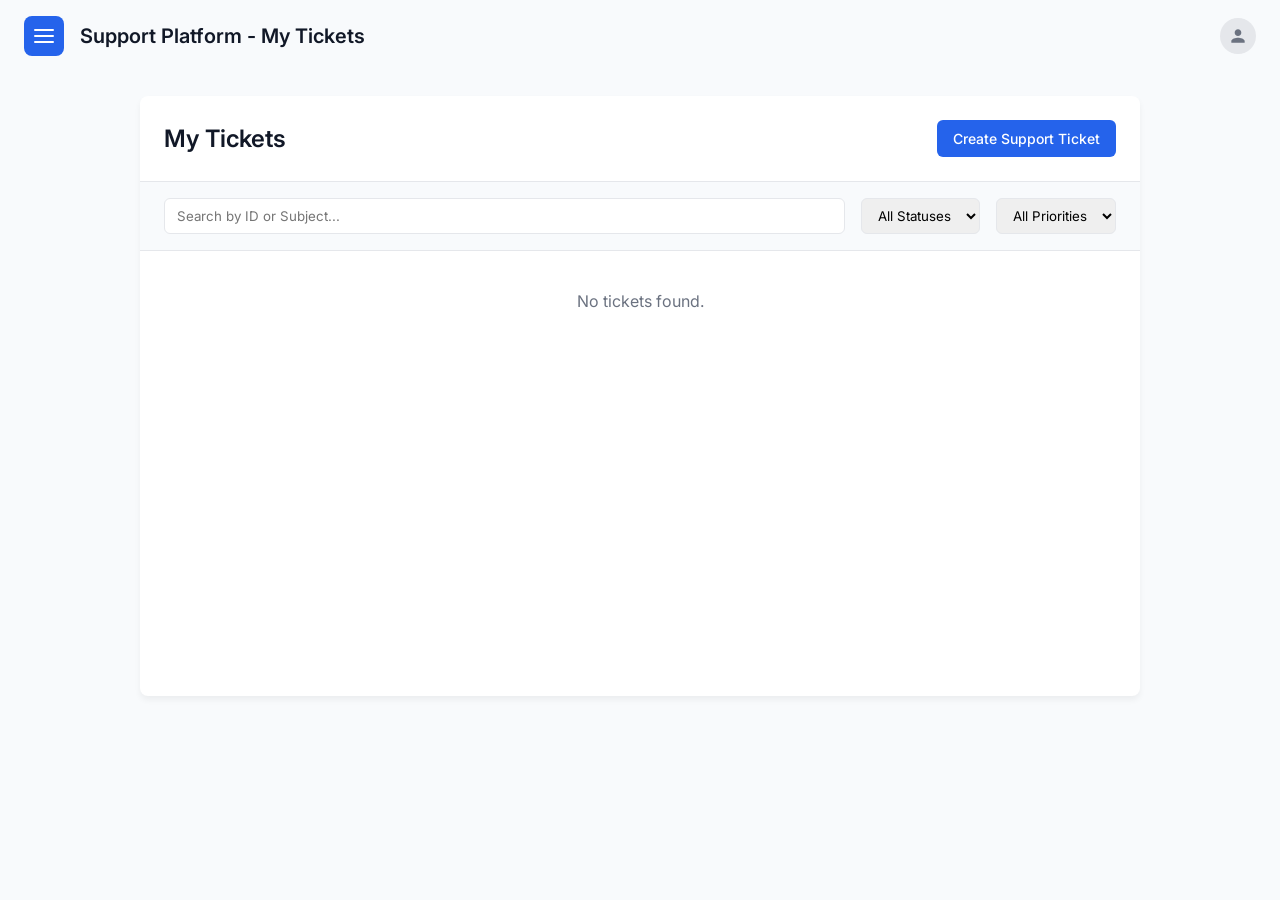
<file: customer-support-project/tickets.html>
<!DOCTYPE html>
<html lang="en">
<head>
    <meta charset="UTF-8">
    <meta name="viewport" content="width=device-width, initial-scale=1.0">
    <title>Support Platform - My Tickets</title>
    <link href="https://fonts.googleapis.com/css2?family=Inter:wght@400;500;600&display=swap" rel="stylesheet">
    <link rel="stylesheet" href="css/global.css">
    <link rel="stylesheet" href="css/tickets.css">
    <link rel="stylesheet" href="css/chat.css"> <!-- This is for the in-ticket chat -->
    <link rel="shortcut icon" href="./assets/icons/logo (2).png" type="image/x-icon">
</head>
<body>
    <!-- Sidebar Overlay -->
    <div class="sidebar-overlay" id="sidebar-overlay"></div>

    <!-- Side Navigation Menu -->
    <aside class="sidebar" id="sidebar">
        <div class="sidebar-header">
            <h2>Support Platform</h2>
            <button class="close-btn" id="close-sidebar-btn" aria-label="Close Menu">
                <svg width="24" height="24" viewBox="0 0 24 24" fill="none" stroke="currentColor" stroke-width="2" stroke-linecap="round" stroke-linejoin="round"><line x1="18" y1="6" x2="6" y2="18"></line><line x1="6" y1="6" x2="18" y2="18"></line></svg>
            </button>
        </div>

        <nav class="sidebar-nav">
            <a href="index.html" class="nav-item">
                <svg width="20" height="20" viewBox="0 0 24 24" fill="none" stroke="currentColor" stroke-width="2"><path d="M21 15a2 2 0 0 1-2 2H7l-4 4V5a2 2 0 0 1 2-2h14a2 2 0 0 1 2 2z"></path></svg>
                Live Chat
            </a>
            <a href="dashboard.html" class="nav-item">
                <svg width="20" height="20" viewBox="0 0 24 24" fill="none" stroke="currentColor" stroke-width="2"><rect x="3" y="3" width="7" height="7"></rect><rect x="14" y="3" width="7" height="7"></rect><rect x="14" y="14" width="7" height="7"></rect><rect x="3" y="14" width="7" height="7"></rect></svg>
                Dashboard
            </a>
            <a href="tickets.html" class="nav-item active">
                <svg width="20" height="20" viewBox="0 0 24 24" fill="none" stroke="currentColor" stroke-width="2"><path d="M14.5 2H6a2 2 0 0 0-2 2v16a2 2 0 0 0 2 2h12a2 2 0 0 0 2-2V7.5L14.5 2z"></path><polyline points="14 2 14 8 20 8"></polyline></svg>
                My Tickets
            </a>
            <a href="history.html" class="nav-item">
                <svg width="20" height="20" viewBox="0 0 24 24" fill="none" stroke="currentColor" stroke-width="2"><path d="M12 8v4l3 3"></path><path d="M3.05 11a9 9 0 1 1 .5 4m-.5 5v-5h5"></path></svg>
                Conversation History
            </a>
            <a href="faq.html" class="nav-item">
                <svg width="20" height="20" viewBox="0 0 24 24" fill="none" stroke="currentColor" stroke-width="2"><circle cx="12" cy="12" r="10"></circle><path d="M9.09 9a3 3 0 0 1 5.83 1c0 2-3 3-3 3"></path><line x1="12" y1="17" x2="12.01" y2="17"></line></svg>
                FAQ
            </a>
            <a href="profile.html" class="nav-item">
                <svg width="20" height="20" viewBox="0 0 24 24" fill="none" stroke="currentColor" stroke-width="2"><path d="M20 21v-2a4 4 0 0 0-4-4H8a4 4 0 0 0-4 4v2"></path><circle cx="12" cy="7" r="4"></circle></svg>
                Profile
            </a>
        </nav>

        <div class="sidebar-footer">
            <span class="version-text">Version 1.0.1</span>
        </div>
    </aside>
    <!-- Top Global Navigation -->
    <header class="top-nav">
        <div class="nav-left">
            <button class="menu-btn" aria-label="Menu">
                <svg width="24" height="24" viewBox="0 0 24 24" fill="none" stroke="currentColor" stroke-width="2" stroke-linecap="round" stroke-linejoin="round"><line x1="3" y1="12" x2="21" y2="12"></line><line x1="3" y1="6" x2="21" y2="6"></line><line x1="3" y1="18" x2="21" y2="18"></line></svg>
            </button>
            <h1 class="page-title">Support Platform - My Tickets</h1>
        </div>
        <div class="nav-right" style="position: relative;">
            <button class="profile-btn" id="profile-toggle-btn" aria-label="Profile">
                <svg width="20" height="20" viewBox="0 0 24 24" fill="currentColor"><path d="M12 12c2.21 0 4-1.79 4-4s-1.79-4-4-4-4 1.79-4 4 1.79 4 4 4zm0 2c-2.67 0-8 1.34-8 4v2h16v-2c0-2.66-5.33-4-8-4z"/></svg>
            </button>
            
            <!-- Profile Dropdown -->
            <div class="profile-dropdown" id="profile-dropdown">
                <span class="info-label">Name:</span><h3 class="profile-name">Jane Doe</h3>
                
                <div class="profile-info-group">
                    <span class="info-label">Phone:</span>
                    <span class="info-value">+1 (555) 123-4567</span>
                </div>
                
                <div class="profile-info-group">
                    <span class="info-label">Email:</span>
                    <span class="info-value">jane.doe@example.com</span>
                </div>
                
                <div class="profile-info-group">
                    <span class="info-label">Customer ID:</span>
                    <span class="info-value mono-text">CUST-90210</span>
                </div>
                
                <a href="profile.html" class="btn-primary edit-profile-btn">
                    Edit Profile 
                    <svg width="16" height="16" viewBox="0 0 24 24" fill="none" stroke="currentColor" stroke-width="2" stroke-linecap="round" stroke-linejoin="round"><polyline points="9 18 15 12 9 6"></polyline></svg>
                </a>
            </div>
        </div>
    </header>

    <main class="tickets-layout">
        
        <!-- List View -->
        <div class="tickets-container" id="tickets-list-view">
            <div class="t-header">
                <h2>My Tickets</h2>
                <button class="btn-primary create-ticket-btn">Create Support Ticket</button>
            </div>
            
            <!-- Filters -->
            <div class="filters-bar">
                <input type="text" id="search-ticket" placeholder="Search by ID or Subject...">
                <select id="filter-status">
                    <option value="All">All Statuses</option>
                    <option value="Open">Open</option>
                    <option value="In Progress">In Progress</option>
                    <option value="Resolved">Resolved</option>
                    <option value="Closed">Closed</option>
                </select>
                <select id="filter-priority">
                    <option value="All">All Priorities</option>
                    <option value="Low">Low</option>
                    <option value="Medium">Medium</option>
                    <option value="High">High</option>
                    <option value="Urgent">Urgent</option>
                </select>
            </div>

            <div class="tickets-list" id="tickets-list">
                <!-- Dynamically populated via JS -->
            </div>
        </div>

        <!-- Detail View (Hidden by default) -->
        <div class="ticket-detail-view" id="ticket-detail-view" style="display: none;">
            <div class="t-header">
                <button class="btn-secondary" id="back-to-tickets">← Back to Tickets</button>
                <div id="detail-badges"></div>
            </div>
            <div class="detail-content">
                <h2 id="detail-subject"></h2>
                <p class="mono-text" style="color:var(--text-muted); margin-bottom:16px;" id="detail-id"></p>
                <div class="detail-box">
                    <h3>Original Description</h3>
                    <p id="detail-desc"></p>
                </div>
                
                <!-- In-Ticket Conversation -->
                <div class="detail-box" id="linked-chat-box" style="display: none; padding:0; overflow:hidden; display:flex; flex-direction:column; height: 400px;">
                    <div class="chat-messages" id="ticket-chat-messages" style="flex:1;"></div>
                    <div class="chat-input-area" style="border-top: 1px solid #E5E7EB;">
                        <input type="text" id="ticket-chat-input" placeholder="Continue the conversation...">
                        <button class="btn-primary" id="ticket-send-btn">Send</button>
                    </div>
                </div>
            </div>
        </div>

    </main>

    <!-- Ticket Creation Modal -->
    <div class="modal-overlay" id="ticket-modal">
        <div class="modal-content">
            <div class="modal-header">
                <h2>Create Support Ticket</h2>
                <button class="close-btn" id="close-modal-btn"><svg width="20" height="20" viewBox="0 0 24 24" fill="none" stroke="currentColor" stroke-width="2"><line x1="18" y1="6" x2="6" y2="18"></line><line x1="6" y1="6" x2="18" y2="18"></line></svg></button>
            </div>
            <div id="ticket-success-msg" style="display:none; background:#10B981; color:white; padding:12px; border-radius:6px; margin-bottom:16px;"></div>
            <form id="ticket-form">
                <div class="form-group">
                    <label>Subject</label>
                    <input type="text" id="t-subject" placeholder="Brief summary of the issue">
                    <span class="error-msg">Please enter a subject.</span>
                </div>
                <div class="form-group">
                    <label>Category</label>
                    <select id="t-category">
                        <option value="">Select a category...</option>
                        <option value="Order Issue">Order Issue</option>
                        <option value="Payment">Payment</option>
                        <option value="Delivery">Delivery</option>
                        <option value="Refund">Refund</option>
                        <option value="Technical Support">Technical Support</option>
                    </select>
                    <span class="error-msg">Please select a category.</span>
                </div>
                <div class="form-group">
                    <label>Priority</label>
                    <select id="t-priority">
                        <option value="">Select priority...</option>
                        <option value="Low">Low</option>
                        <option value="Medium">Medium</option>
                        <option value="High">High</option>
                        <option value="Urgent">Urgent</option>
                    </select>
                    <span class="error-msg">Please select a priority.</span>
                </div>
                <div class="form-group">
                    <label>Description</label>
                    <textarea id="t-desc" rows="4" placeholder="Provide details here..."></textarea>
                    <span class="error-msg">Please complete all required fields.</span>
                </div>
                <button type="submit" class="btn-primary" style="width:100%; justify-content:center;">Submit Ticket</button>
            </form>
        </div>
    </div>
    <script src="js/store.js"></script>
    <script src="js/tickets.js"></script>
</body>
</html>
</file>
<file: customer-support-project/css/global.css>
/* Core Variables */
:root {
    --primary-blue: #2563EB;
    --secondary-blue: #EFF6FF;
    --bg-page: #F8FAFC;
    --bg-panel: #FFFFFF;
    --text-dark: #111827;
    --text-muted: #6B7280;
    --status-online: #10B981;
    --font-primary: 'Inter', system-ui, sans-serif;
}

/* Reset & Base Styles */
* {
    margin: 0;
    padding: 0;
    box-sizing: border-box;
}

/* --- Ticket Form & Modal Styles --- */
.modal-overlay {
    position: fixed;
    top: 0; left: 0; width: 100vw; height: 100vh;
    background-color: rgba(17, 24, 39, 0.6);
    display: none; justify-content: center; align-items: center;
    z-index: 200;
}
.modal-overlay.active { display: flex; }

.modal-content {
    background-color: var(--bg-panel);
    width: 100%; max-width: 500px;
    border-radius: 8px; padding: 24px;
    box-shadow: 0 10px 25px rgba(0,0,0,0.1);
}

.modal-header {
    display: flex; justify-content: space-between; align-items: center;
    margin-bottom: 20px;
}

/* Stacked label-input pairs */
.form-group {
    display: flex; flex-direction: column; gap: 6px; margin-bottom: 16px;
}
.form-group label {
    font-size: 14px; font-weight: 500; color: var(--text-dark);
}
.form-group input, .form-group select, .form-group textarea {
    padding: 10px 12px; border: 1px solid #E5E7EB; border-radius: 6px;
    font-family: inherit; font-size: 14px;
}
.form-group input:focus, .form-group select:focus, .form-group textarea:focus {
    outline: none; border-color: var(--primary-blue); box-shadow: 0 0 0 3px var(--secondary-blue);
}

/* Validation Error Styling */
.error-msg {
    color: #EF4444; font-size: 12px; display: none; margin-top: 4px;
}
.has-error input, .has-error select, .has-error textarea {
    border-color: #EF4444;
}
.has-error .error-msg { display: block; }

/* Status & Priority Badges */
.badge {
    padding: 4px 10px; border-radius: 9999px; font-size: 12px; font-weight: 500; color: #FFF; display: inline-block;
}
.bg-open-med { background-color: #F59E0B; } /* Open / Medium */
.bg-progress { background-color: #3B82F6; } /* In Progress */
.bg-resolved-low { background-color: #10B981; } /* Resolved / Low */
.bg-closed { background-color: #6B7280; } /* Closed */
.bg-urgent { background-color: #EF4444; } /* Urgent / High */

body {
    font-family: var(--font-primary);
    background-color: var(--bg-page);
    color: var(--text-dark);
    height: 100vh;
    height: 100dvh;
    overflow: hidden; 
    display: flex;
    flex-direction: column;
}
/* ensuring smooth touch scrolling inside layout containers */
main{
    -webkit-overflow-scrolling: touch;
    overscroll-behavior-y: contain;
}

/* Global Typography */
h1, h2, h3 { font-weight: 600; color: var(--text-dark); }
button { font-family: inherit; cursor: pointer; border: none; }

/* Global Buttons */
.btn-primary {
    background-color: var(--primary-blue);
    color: #FFFFFF;
    border-radius: 6px;
    font-weight: 500;
    font-size: 14px;
    padding: 10px 16px;
    display: flex;
    align-items: center;
    gap: 8px;
    transition: opacity 0.2s;
    white-space: nowrap;
}
.btn-primary:hover { opacity: 0.9; }

/* Top Navigation Bar */
.top-nav {
    display: flex;
    justify-content: space-between;
    align-items: center;
    padding: 16px 24px;
    background-color: var(--bg-page);
}

.nav-left {
    display: flex;
    align-items: center;
    gap: 16px;
}

.btn-secondary {
    background-color: #F3F4F6;
    color: var(--text-dark);
    border: 1px solid #E5E7EB;
    border-radius: 6px;
    font-weight: 500;
    font-size: 14px;
    padding: 10px 16px;
    display: flex;
    align-items: center;
    gap: 8px;
    transition: background-color 0.2s, border-color 0.2s;
    white-space: nowrap;
}

.btn-secondary:hover {
    background-color: #E5E7EB;
    border-color: #D1D5DB;
}

.menu-btn {
    background-color: var(--primary-blue);
    color: white;
    width: 40px;
    height: 40px;
    border-radius: 8px;
    display: flex;
    justify-content: center;
    align-items: center;
    flex-shrink: 0;
}

/* Sidebar Overlay (Dark Scrim) */
.sidebar-overlay {
    position: fixed;
    top: 0;
    left: 0;
    width: 100vw;
    height: 100vh;
    background-color: rgba(17, 24, 39, 0.4); /* Dark semi-transparent */
    z-index: 99;
    opacity: 0;
    pointer-events: none;
    transition: opacity 0.3s ease;
}

/* Sidebar Container */
.sidebar {
    position: fixed;
    top: 0;
    left: -320px; /* Hidden off-screen by default */
    width: 280px;
    height: 100vh;
    background-color: var(--bg-panel);
    z-index: 100;
    display: flex;
    flex-direction: column;
    box-shadow: 4px 0 15px rgba(0,0,0,0.1);
    transition: left 0.3s ease;
}

/* Open State Triggered via JS */
body.sidebar-open .sidebar {
    left: 0;
}
body.sidebar-open .sidebar-overlay {
    opacity: 1;
    pointer-events: auto;
}

/* Sidebar Header */
.sidebar-header {
    display: flex;
    justify-content: space-between;
    align-items: center;
    padding: 24px;
}

.sidebar-header h2 {
    font-size: 20px;
}

.close-btn {
    background: transparent;
    color: var(--text-muted);
    display: flex;
    align-items: center;
    justify-content: center;
}
.close-btn:hover {
    color: var(--text-dark);
}

/* Navigation Links */
.sidebar-nav {
    flex: 1;
    display: flex;
    flex-direction: column;
    padding: 0 16px;
    gap: 8px;
    overflow-y: auto;
}

.nav-item {
    display: flex;
    align-items: center;
    gap: 12px;
    padding: 12px 16px;
    text-decoration: none;
    color: var(--text-dark);
    font-size: 15px;
    font-weight: 500;
    border-radius: 8px;
    transition: background-color 0.2s, color 0.2s;
}

.nav-item svg {
    color: var(--text-muted);
    transition: color 0.2s;
}

/* Active State & Hover */
.nav-item:hover {
    background-color: var(--secondary-blue);
}

.nav-item.active {
    background-color: var(--primary-blue);
    color: #FFFFFF;
}

.nav-item.active svg {
    color: #FFFFFF;
}

/* Sidebar Footer */
.sidebar-footer {
    padding: 24px 16px;
    border-top: 1px solid #E5E7EB;
    display: flex;
    justify-content: center;
    align-items: center;
}

.version-text {
    color: var(--text-muted);
    font-size: 13px;
    font-weight: 500;
}

.page-title {
    font-size: 20px;
    font-weight: 600;
}

.profile-btn {
    background-color: #E5E7EB;
    color: var(--text-muted);
    width: 36px;
    height: 36px;
    border-radius: 50%;
    display: flex;
    justify-content: center;
    align-items: center;
    flex-shrink: 0;
}

/* Profile Dropdown Container */
.profile-dropdown {
    position: absolute;
    top: 48px; /* Position directly below the avatar */
    right: 0;
    width: 260px;
    background-color: var(--bg-panel);
    border-radius: 8px;
    box-shadow: 0 4px 12px rgba(0,0,0,0.1), 0 1px 3px rgba(0,0,0,0.05);
    padding: 20px;
    display: none; /* Hidden by default */
    flex-direction: column;
    gap: 12px;
    z-index: 50;
    border: 1px solid #E5E7EB;
}

/* Active Class for JS Toggle */
.profile-dropdown.active {
    display: flex;
}

.profile-name {
    font-size: 16px;
    font-weight: 600;
    color: var(--text-dark);
    margin-bottom: 4px;
}

.profile-info-group {
    display: flex;
    flex-direction: column;
    gap: 4px;
}

.info-label {
    font-size: 13px;
    font-weight: 600;
    color: var(--text-dark);
}

.info-value {
    font-size: 14px;
    color: var(--text-muted);
}

.mono-text {
    font-family: 'Fira Code', Consolas, monospace;
}

/* Edit Profile Button */
.edit-profile-btn {
    width: 100%;
    justify-content: center;
    margin-top: 8px;
    text-decoration: none; /* Remove underline from anchor tag */
}

/* Responsive Adjustments */
@media (max-width: 768px) {
    .top-nav {
        padding: 12px 16px;
    }
    .page-title {
        font-size: 16px;
    }
    .menu-btn {
        width: 36px;
        height: 36px;
    }
}
</file>
<file: customer-support-project/css/chat.css>
/* Main Chat Layout Constraints */
.chat-layout {
    flex: 1; 
    display: flex;
    justify-content: center;
    padding: 0 24px 24px 24px;
    overflow: hidden; 
}

/* The White Chat Panel Container */
.chat-container {
    background-color: var(--bg-panel);
    width: 100%;
    max-width: 900px;
    border-radius: 8px;
    box-shadow: 0 4px 6px rgba(0,0,0,0.05), 0 1px 3px rgba(0,0,0,0.1);
    display: flex;
    flex-direction: column;
    height: 100%;
    overflow: hidden;
}

/* Chat Header */
.chat-header {
    display: flex;
    justify-content: space-between;
    align-items: center;
    padding: 20px 24px;
    border-bottom: 1px solid #E5E7EB;
    gap: 16px;
}

.chat-header h2 {
    font-size: 18px;
    margin-bottom: 4px;
}

.status-indicator {
    font-size: 14px;
    color: var(--text-muted);
}

.online-text {
    color: var(--status-online);
}

.dot {
    display: inline-block;
    width: 8px;
    height: 8px;
    background-color: var(--status-online);
    border-radius: 50%;
    margin-left: 4px;
}

/* Scrollable Messages Area */
.chat-messages {
    flex: 1;
    overflow-y: auto;
    padding: 24px;
    display: flex;
    flex-direction: column;
    gap: 20px;
}

/* Message Groups & Typography */
.message-group {
    display: flex;
    flex-direction: column;
    max-width: 70%;
}

.customer-group {
    align-self: flex-end;
    align-items: flex-end;
}

.agent-group {
    align-self: flex-start;
    align-items: flex-start;
}

.sender-name {
    font-size: 14px;
    color: var(--text-muted);
    margin-bottom: 6px;
    display: flex;
    align-items: center;
}

.timestamp {
    font-size: 12px;
    color: var(--text-muted);
    margin-top: 6px;
}

/* Chat Bubbles */
.bubble {
    padding: 12px 16px;
    font-size: 15px;
    line-height: 1.5;
}

.customer {
    background-color: #3B82F6; 
    color: #FFFFFF;            
    border-radius: 12px 12px 2px 12px; 
}

.agent {
    background-color: #F3F4F6; 
    color: var(--text-dark);   
    border-radius: 12px 12px 12px 2px; 
}

/* Typing Indicator */
.typing-indicator {
    font-size: 14px;
    color: var(--text-muted);
    padding: 8px 0;
}
.typing-indicator .dots::after {
    content: '● ● ●';
    color: #D1D5DB;
    font-size: 12px;
    letter-spacing: 2px;
    margin-left: 8px;
}

/* Fixed Input Area */
.chat-input-area {
    display: flex;
    padding: 20px 24px;
    border-top: 1px solid #E5E7EB;
    gap: 16px;
    background: var(--bg-panel);
}

#chat-input {
    flex: 1;
    border: 1px solid #E5E7EB;
    border-radius: 6px;
    padding: 12px 16px;
    font-size: 15px;
    font-family: inherit;
    outline: none;
    transition: border-color 0.2s;
    min-width: 0; /* Prevents input from overflowing flex container */
}

#chat-input:focus {
    border-color: var(--primary-blue);
    box-shadow: 0 0 0 3px var(--secondary-blue);
}

.send-btn {
    padding: 0 20px;
    font-size: 15px;
}

/* Responsive Adjustments */
@media (max-width: 768px) {
    .chat-layout {
        padding: 0 16px 16px 16px;
    }
    .message-group {
        max-width: 85%;
    }
    .chat-header, .chat-messages, .chat-input-area {
        padding: 16px;
    }
}

/* Mobile-Specific Adjustments (Full Screen Native App Feel) */
@media (max-width: 480px) {
    .chat-layout {
        padding: 0; /* Let panel hit screen edges */
    }
    .chat-container {
        border-radius: 0;
        box-shadow: none;
        border-top: 1px solid #E5E7EB;
    }
    .chat-header h2 {
        font-size: 16px;
    }
    .create-ticket-btn {
        font-size: 12px;
        padding: 8px 12px;
    }
    .message-group {
        max-width: 92%;
    }
    .bubble {
        font-size: 14px;
    }
    .chat-input-area {
        padding: 12px;
        gap: 8px;
    }
    #chat-input {
        padding: 10px 12px;
        font-size: 14px;
    }
    .send-btn {
        padding: 0 16px;
    }
    /* Hide the word 'SEND' on very small screens, keep the icon */
    .send-btn-text {
        display: none;
    }
    .header-actions {
        flex-direction: column;
        gap: 6px !important;
    }
    .btn-secondary {
        font-size: 12px;
        padding: 8px 12px;
    }
}
</file>
<file: customer-support-project/css/dashboard.css>
/* Layout Constraints */
.dashboard-layout {
    flex: 1;
    display: flex;
    justify-content: center;
    padding: 24px;
    overflow-y: auto;
}

.dashboard-container {
    width: 100%;
    max-width: 1100px;
    display: flex;
    flex-direction: column;
    gap: 24px;
}

.welcome-text {
    font-size: 24px;
    color: var(--text-dark);
}

/* Statistics Grid */
.stats-grid {
    display: grid;
    grid-template-columns: repeat(auto-fit, minmax(200px, 1fr));
    gap: 20px;
}

.stat-card {
    background-color: var(--bg-panel); /* White background */
    border-radius: 8px;
    padding: 24px;
    box-shadow: 0 4px 6px rgba(0,0,0,0.05); /* Subtle drop shadow */
    display: flex;
    flex-direction: column;
    gap: 12px;
}

.stat-card h3 {
    font-size: 15px;
    color: var(--text-muted);
    font-weight: 500;
}

.stat-number {
    font-size: 36px;
    font-weight: 700;
    color: var(--primary-blue); /* Large bold blue numbers */
}

/* Lower Sections */
.dashboard-sections {
    display: grid;
    grid-template-columns: 2fr 1fr;
    gap: 24px;
}

.dash-section {
    background-color: var(--bg-panel);
    border-radius: 8px;
    padding: 24px;
    box-shadow: 0 4px 6px rgba(0,0,0,0.05);
}

.section-header {
    display: flex;
    justify-content: space-between;
    align-items: center;
    margin-bottom: 16px;
}

.section-header h3 {
    font-size: 16px;
    color: var(--text-dark);
}

.view-all-link {
    font-size: 14px;
    color: var(--primary-blue);
    text-decoration: none;
    font-weight: 500;
}

.view-all-link:hover {
    text-decoration: underline;
}

/* Recent Lists */
.recent-list {
    display: flex;
    flex-direction: column;
    gap: 12px;
}

.recent-ticket-row {
    display: flex;
    justify-content: space-between;
    align-items: center;
    padding: 12px 0;
    border-bottom: 1px solid #E5E7EB;
}
.recent-ticket-row:last-child {
    border-bottom: none;
}

.ticket-info {
    display: flex;
    flex-direction: column;
    gap: 4px;
}
.ticket-title { font-weight: 500; font-size: 15px; }
.ticket-id { font-family: 'Fira Code', monospace; font-size: 13px; color: var(--text-muted); }

/* Quick Actions */
.quick-actions-grid {
    display: flex;
    flex-direction: column;
    gap: 12px;
}

/* Recent Chat Card */
.recent-chat-card {
    border: 1px solid #E5E7EB;
    border-radius: 8px;
    padding: 16px;
    display: flex;
    flex-direction: column;
    gap: 8px;
    background-color: var(--bg-page);
}

.recent-chat-card p {
    font-size: 14px;
    color: var(--text-muted);
    line-height: 1.5;
    overflow: hidden;
    text-overflow: ellipsis;
    display: -webkit-box;
    -webkit-box-orient: vertical;
}

/* Mobile Responsive */
@media (max-width: 768px) {
    .dashboard-sections {
        grid-template-columns: 1fr;
    }
}
</file>
<file: customer-support-project/css/faq.css>
/* Layout Constraints */
.faq-layout {
    flex: 1; 
    display: flex;
    justify-content: center;
    padding: 24px;
    overflow-y: auto; 
    align-items: flex-start;
}

.faq-container {
    background-color: var(--bg-panel);
    width: 100%;
    max-width: 800px;
    border-radius: 8px;
    box-shadow: 0 4px 6px rgba(0,0,0,0.05), 0 1px 3px rgba(0,0,0,0.1);
    display: flex;
    flex-direction: column;
    min-height: 500px;
    height: fit-content;
}

.faq-header {
    padding: 32px 32px 24px 32px;
    border-bottom: 1px solid #E5E7EB;
}

.faq-header h2 {
    font-size: 22px;
    margin-bottom: 8px;
}

.subtitle {
    font-size: 15px;
    color: var(--text-muted);
    margin-bottom: 24px;
}

/* Search Input */
.search-bar-container {
    position: relative;
    width: 100%;
}

.search-icon {
    position: absolute;
    left: 14px;
    top: 50%;
    transform: translateY(-50%);
    color: var(--text-muted);
}

#faq-search {
    width: 100%;
    padding: 12px 16px 12px 42px;
    border: 1px solid #E5E7EB;
    border-radius: 6px;
    font-size: 15px;
    font-family: inherit;
    outline: none;
    transition: border-color 0.2s, box-shadow 0.2s;
}

#faq-search:focus {
    border-color: var(--primary-blue);
    box-shadow: 0 0 0 3px var(--secondary-blue);
}

/* Accordion List */
.faq-list {
    padding: 24px 32px;
    display: flex;
    flex-direction: column;
    gap: 12px;
}

/* Accordion Item */
.faq-item {
    background-color: #FFFFFF; /* Horizontal white bars */
    border: 1px solid #E5E7EB;
    border-radius: 6px;
    overflow: hidden;
}

/* Accordion Header (Question) */
.faq-question {
    padding: 16px 20px;
    display: flex;
    justify-content: space-between;
    align-items: center;
    cursor: pointer;
    font-weight: 500;
    font-size: 15px;
    color: var(--text-dark);
    transition: background-color 0.2s;
    user-select: none;
}

/* Hover and Active State per Guidelines */
.faq-question:hover,
.faq-item.active .faq-question {
    background-color: var(--secondary-blue); /* Changes background to #EFF6FF */
}

.chevron-icon {
    transition: transform 0.3s ease;
    color: var(--text-muted);
}

/* Rotate chevron when active */
.faq-item.active .chevron-icon {
    transform: rotate(180deg);
}

/* Accordion Body (Answer) */
.faq-answer {
    display: none;
    padding: 0 20px 20px 20px;
    color: var(--text-muted);
    font-size: 14px;
    line-height: 1.6;
    background-color: var(--secondary-blue); /* Keeps it seamless when expanded */
}

.faq-item.active .faq-answer {
    display: block;
}

/* Empty State */
.no-results {
    text-align: center;
    color: var(--text-muted);
    padding: 40px 0;
}

/* Mobile Responsive */
@media (max-width: 600px) {
    .faq-header { padding: 20px; }
    .faq-list { padding: 20px; }
}
@media (max-width: 768px) {
    /* Reduce outer body padding to give the container more room */
    .faq-layout { padding: 12px; }
    
    .faq-header { padding: 20px 16px; }
    .faq-header h2 { font-size: 18px; }
    
    .faq-list { padding: 16px; }
    
    /* Ensure question text doesn't overlap the chevron icon */
    .faq-question { 
        padding: 12px 16px; 
        gap: 12px; 
    }
    
    .faq-answer { padding: 0 16px 16px 16px; }
}
</file>
<file: customer-support-project/css/history.css>
/* Layout Constraints */
.history-layout {
    flex: 1; 
    display: flex;
    justify-content: center;
    padding: 24px;
    overflow-y: auto; 
    align-items: flex-start;
}

.history-container {
    background-color: var(--bg-panel);
    width: 100%;
    max-width: 900px;
    border-radius: 8px;
    box-shadow: 0 4px 6px rgba(0,0,0,0.05), 0 1px 3px rgba(0,0,0,0.1);
    display: flex;
    flex-direction: column;
    min-height: 500px;
    height: fit-content;
}

.history-header {
    padding: 24px;
    border-bottom: 1px solid #E5E7EB;
}

.history-header h2 {
    font-size: 20px;
    margin-bottom: 4px;
}

.subtitle {
    font-size: 14px;
    color: var(--text-muted);
}

.history-list {
    display: flex;
    flex-direction: column;
    padding: 24px;
    gap: 16px;
}

/* History Card */
.history-card {
    border: 1px solid #E5E7EB;
    border-radius: 8px;
    padding: 16px;
    display: flex;
    justify-content: space-between;
    align-items: center;
    transition: background-color 0.2s, box-shadow 0.2s;
    cursor: pointer;
}

.history-card:hover {
    background-color: var(--secondary-blue);
    border-color: var(--primary-blue);
}

.card-left {
    display: flex;
    flex-direction: column;
    gap: 8px;
}

.card-meta {
    display: flex;
    align-items: center;
    gap: 12px;
    font-size: 13px;
}

.conv-id {
    font-family: 'Fira Code', Consolas, monospace;
    font-weight: 500;
    color: var(--text-dark);
}

.conv-date {
    color: var(--text-muted);
}

.conv-tag {
    background-color: #E0E7FF;
    color: var(--primary-blue);
    padding: 4px 8px;
    border-radius: 9999px;
    font-weight: 500;
}

.last-message {
    font-size: 15px;
    color: var(--text-muted);
    white-space: nowrap;
    overflow: hidden;
    text-overflow: ellipsis;
    max-width: 500px;
}

.view-btn {
    color: var(--primary-blue);
    font-weight: 500;
    font-size: 14px;
    text-decoration: none;
}

/* Empty State */
.empty-state {
    text-align: center;
    padding: 60px 20px;
    color: var(--text-muted);
}
/* Mobile Responsiveness Adjustments for History */
@media (max-width: 768px) {
    .history-layout { padding: 12px; }
    .history-header { padding: 16px; }
    .history-list { padding: 16px; gap: 12px; }
    
    .history-card {
        flex-direction: column;
        align-items: flex-start;
        gap: 12px;
        padding: 16px;
    }
    
    .card-meta {
        flex-wrap: wrap; /* Allows ID, Date, and Tag to wrap to next line if needed */
    }
    
    .last-message {
        max-width: 100%;
        white-space: normal; /* Removes the nowrap that causes screen overflow */
        display: -webkit-box;
        -webkit-line-clamp: 2;
        -webkit-box-orient: vertical;
    }
    
    .view-btn {
        width: 100%;
        text-align: left;
        padding-top: 12px;
        border-top: 1px solid #E5E7EB; /* Separates the button slightly on mobile */
    }
}
</file>
<file: customer-support-project/css/profile.css>
/* Layout Constraints */
.profile-layout {
    flex: 1; 
    display: flex;
    justify-content: center;
    padding: 24px;
    overflow-y: auto; 
}

.profile-container {
    background-color: var(--bg-panel);
    width: 100%;
    max-width: 600px;
    border-radius: 8px;
    box-shadow: 0 4px 6px rgba(0,0,0,0.05), 0 1px 3px rgba(0,0,0,0.1);
    display: flex;
    flex-direction: column;
    padding: 32px;
    height: fit-content;
}

.profile-header {
    margin-bottom: 24px;
    border-bottom: 1px solid #E5E7EB;
    padding-bottom: 24px;
}

.profile-header h2 {
    font-size: 22px;
    margin-bottom: 8px;
}

.subtitle {
    font-size: 14px;
    color: var(--text-muted);
}

.success-msg {
    background-color: #10B981;
    color: white;
    padding: 12px 16px;
    border-radius: 6px;
    margin-bottom: 24px;
    font-weight: 500;
    font-size: 14px;
}

/* Stacked Form Label Groups reused from global.css concepts */
.form-group {
    display: flex;
    flex-direction: column;
    gap: 8px;
    margin-bottom: 20px;
}

.form-group label {
    font-size: 14px;
    font-weight: 500;
    color: var(--text-dark);
}

.form-group input {
    padding: 12px 16px;
    border: 1px solid #E5E7EB;
    border-radius: 6px;
    font-size: 15px;
    font-family: inherit;
    transition: border-color 0.2s, box-shadow 0.2s;
}

.form-group input:focus:not([readonly]) {
    outline: none;
    border-color: var(--primary-blue);
    box-shadow: 0 0 0 3px var(--secondary-blue);
}

@media (max-width: 600px) {
    .profile-container {
        padding: 24px;
    }
}
</file>
<file: customer-support-project/css/tickets.css>
.tickets-layout {
    flex: 1; padding: 24px; overflow-y: auto; display: flex; justify-content: center; align-items: flex-start; /* This prevents parent height restriction */
}
.tickets-container, .ticket-detail-view {
    background-color: var(--bg-panel); width: 100%; max-width: 1000px;
    border-radius: 8px; box-shadow: 0 4px 6px rgba(0,0,0,0.05);
    display: flex; flex-direction: column; min-height: 600px; 
    height: fit-content; /* this forces the white background to wrap all rows */
}

.t-header {
    display: flex; justify-content: space-between; align-items: center;
    padding: 24px; border-bottom: 1px solid #E5E7EB;
}
.filters-bar {
    padding: 16px 24px; background: var(--bg-page); border-bottom: 1px solid #E5E7EB;
    display: flex; gap: 16px;
}
.filters-bar input, .filters-bar select {
    padding: 8px 12px; border: 1px solid #E5E7EB; border-radius: 6px; font-family: inherit;
}
.filters-bar input { flex: 1; }

.tickets-list { display: flex; flex-direction: column; }
.ticket-row {
    display: grid; grid-template-columns: 1fr 2fr 1fr 1fr 1fr; gap: 16px;
    padding: 16px 24px; border-bottom: 1px solid #E5E7EB; align-items: center;
    cursor: pointer; transition: background 0.2s;
}
.ticket-row:hover { background-color: var(--secondary-blue); }
.mono-id { font-family: 'Fira Code', monospace; color: var(--text-muted); font-size: 13px; }

.detail-content { padding: 24px; display: flex; flex-direction: column; gap: 24px; }
.detail-box { border: 1px solid #E5E7EB; border-radius: 8px; padding: 20px; }
.detail-box h3 { font-size: 14px; margin-bottom: 8px; color: var(--text-muted); }
/* Mobile Responsive Adjustments for Tickets */
@media (max-width: 768px) {
    .tickets-layout { padding: 12px; }
    
    .t-header { 
        flex-direction: column; 
        align-items: flex-start; 
        gap: 12px; 
        padding: 16px;
    }
    
    /* Stack the search and select filters */
    .filters-bar { 
        flex-direction: column; 
        padding: 16px; 
    }
    
    /* Change 5-column grid to a stacked vertical list */
    .ticket-row {
        display: flex;
        flex-direction: column;
        align-items: flex-start;
        gap: 10px;
        padding: 16px;
    }
    
    /* Create a mini-grid for badges on mobile */
    .ticket-row > div {
        display: inline-block;
    }
    
    .detail-content { padding: 16px; }
    .detail-box { padding: 16px; }
}
</file>
